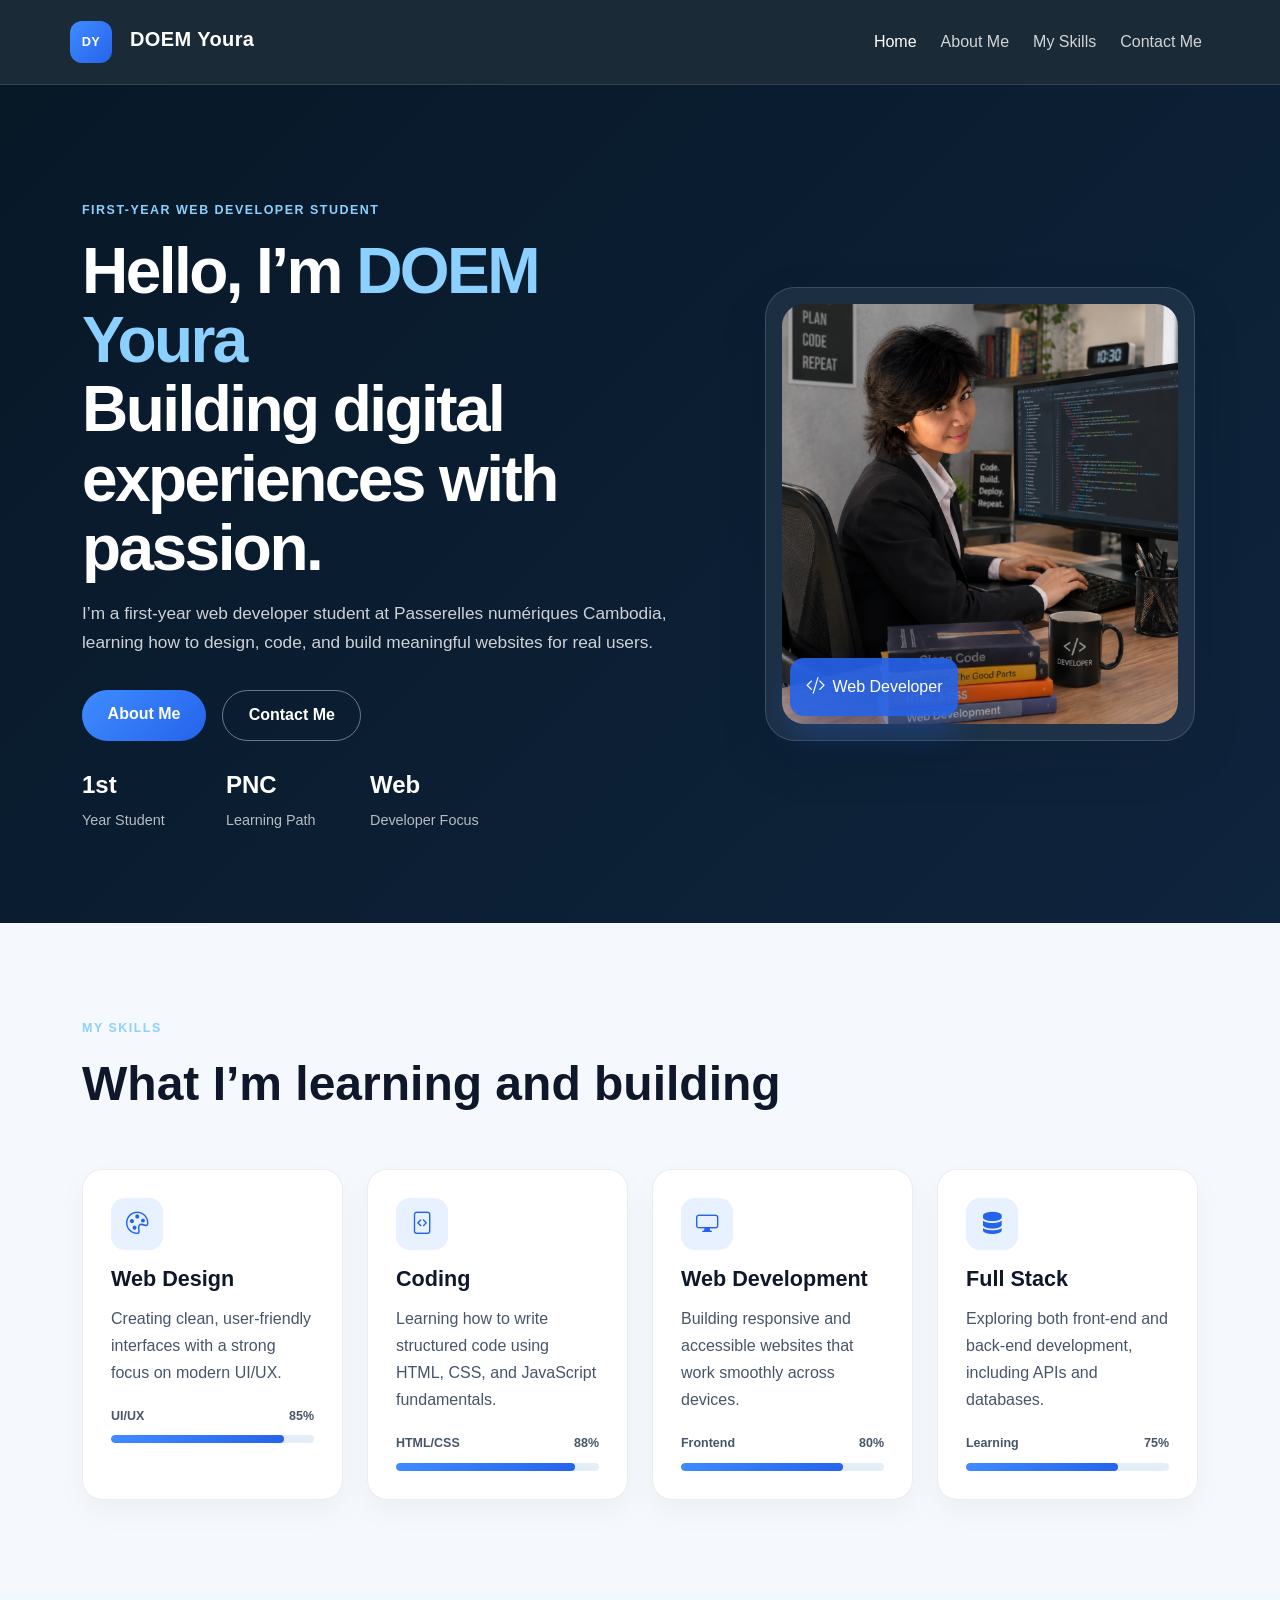
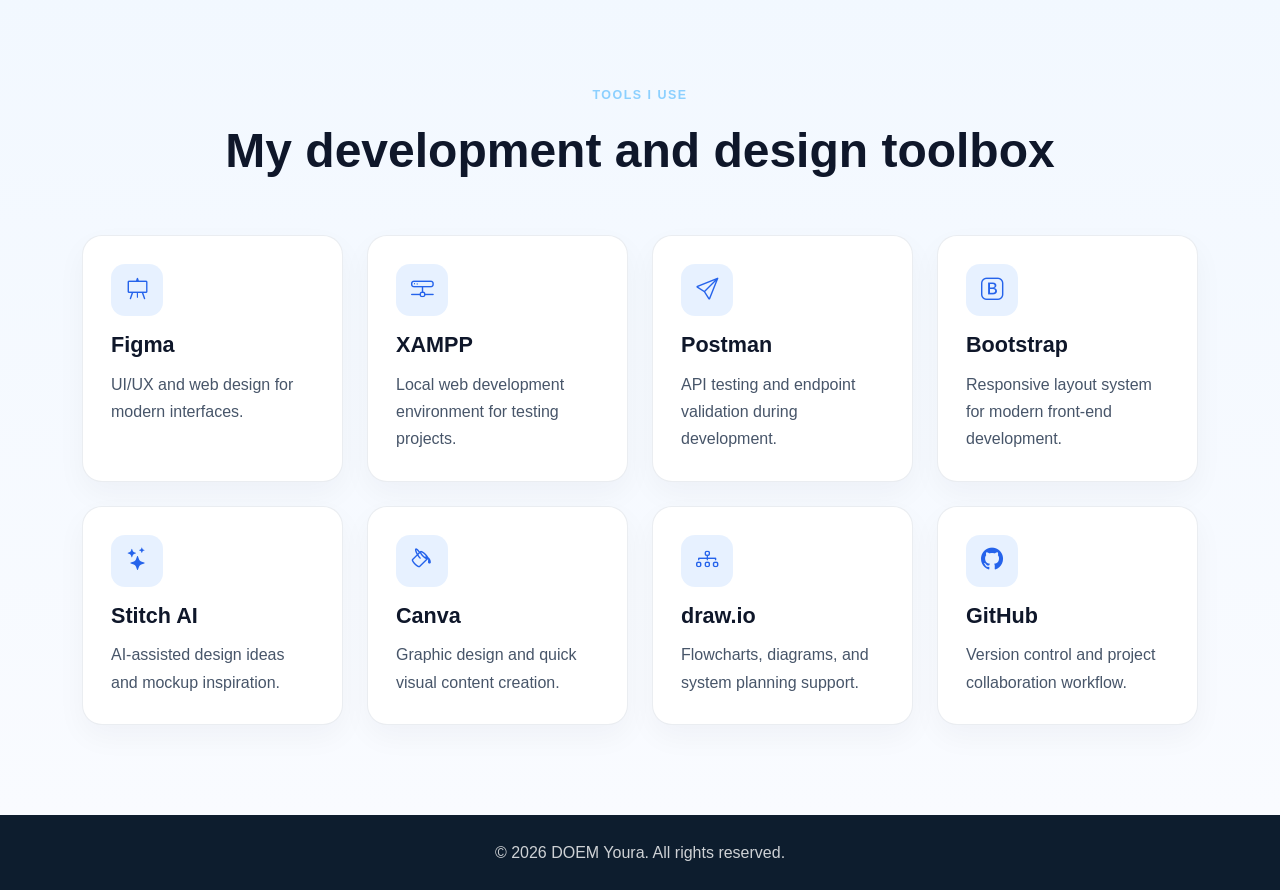
<file: index.html>
<!DOCTYPE html>
<html lang="en">

<head>
    <meta charset="UTF-8" />
    <meta name="viewport" content="width=device-width, initial-scale=1.0" />
    <meta name="description"
        content="DOEM Youra | First-Year Web Developer Student at Passerelles numériques Cambodia" />
    <title>DOEM Youra-wep developer</title>
    <link href="https://cdn.jsdelivr.net/npm/bootstrap@5.3.3/dist/css/bootstrap.min.css" rel="stylesheet" />
    <link rel="stylesheet" href="https://cdn.jsdelivr.net/npm/bootstrap-icons@1.11.3/font/bootstrap-icons.min.css" />
    <link rel="stylesheet" href="css/style.css" />
</head>

<body>
    <header class="site-header">
        <nav class="navbar navbar-expand-lg navbar-dark container py-3">
            <a class="navbar-brand fw-bold" href="index.html">
                <span class="brand-mark">DY</span>
                DOEM Youra
            </a>
            <button class="navbar-toggler" type="button" data-bs-toggle="collapse" data-bs-target="#mainNav"
                aria-controls="mainNav" aria-expanded="false" aria-label="Toggle navigation">
                <span class="navbar-toggler-icon"></span>
            </button>
            <div class="collapse navbar-collapse" id="mainNav">
                <ul class="navbar-nav ms-auto align-items-lg-center">
                    <li class="nav-item"><a class="nav-link active" href="index.html">Home</a></li>
                    <li class="nav-item"><a class="nav-link" href="page/about.html">About Me</a></li>
                    <li class="nav-item"><a class="nav-link" href="page/my-skill.html">My Skills</a></li>
                    <li class="nav-item"><a class="nav-link" href="page/contact-me.html">Contact Me</a></li>
                </ul>
            </div>
        </nav>
    </header>

    <main>
        <!-- Hero section -->
        <section class="hero-section">
            <div class="container">
                <div class="row align-items-center g-5">
                    <div class="col-lg-7">
                        <p class="section-tag">First-Year Web Developer Student</p>
                        <h1>
                            Hello, I’m <span>DOEM Youra</span><br />
                            Building digital experiences with passion.
                        </h1>
                        <p class="hero-text">
                            I’m a first-year web developer student at Passerelles numériques Cambodia,
                            learning how to design, code, and build meaningful websites for real users.
                        </p>
                        <div class="hero-actions d-flex flex-wrap gap-3">
                            <a class="btn btn-primary btn-portfolio" href="page/about.html">About Me</a>
                            <a class="btn btn-outline-light btn-portfolio" href="page/contact-me.html">Contact Me</a>
                        </div>

                        <div class="quick-stats d-flex flex-wrap gap-4 mt-4">
                            <div>
                                <strong>1st</strong>
                                <span>Year Student</span>
                            </div>
                            <div>
                                <strong>PNC</strong>
                                <span>Learning Path</span>
                            </div>
                            <div>
                                <strong>Web</strong>
                                <span>Developer Focus</span>
                            </div>
                        </div>
                    </div>

                    <div class="col-lg-5">
                        <div class="hero-visual">
                            <div class="visual-card">
                                <img src="./img/yuradoem.png" alt="Students collaborating and learning technology" />
                                <div class="floating-badge">
                                    <i class="bi bi-code-slash"></i>
                                    <span>Web Developer</span>
                                </div>
                            </div>
                        </div>
                    </div>
                </div>
            </div>
        </section>

        <!-- Skills preview -->
        <section class="section light-section">
            <div class="container">
                <div class="section-heading text-center text-lg-start">
                    <p class="section-tag">My Skills</p>
                    <h2>What I’m learning and building</h2>
                </div>

                <div class="row g-4 mt-2">
                    <div class="col-md-6 col-xl-3">
                        <article class="info-card">
                            <div class="card-icon"><i class="bi bi-palette"></i></div>
                            <h3>Web Design</h3>
                            <p>Creating clean, user-friendly interfaces with a strong focus on modern UI/UX.</p>
                            <div class="progress-label"><span>UI/UX</span><span>85%</span></div>
                            <div class="progress">
                                <div class="progress-bar" style="width: 85%"></div>
                            </div>
                        </article>
                    </div>

                    <div class="col-md-6 col-xl-3">
                        <article class="info-card">
                            <div class="card-icon"><i class="bi bi-file-code"></i></div>
                            <h3>Coding</h3>
                            <p>Learning how to write structured code using HTML, CSS, and JavaScript fundamentals.</p>
                            <div class="progress-label"><span>HTML/CSS</span><span>88%</span></div>
                            <div class="progress">
                                <div class="progress-bar" style="width: 88%"></div>
                            </div>
                        </article>
                    </div>

                    <div class="col-md-6 col-xl-3">
                        <article class="info-card">
                            <div class="card-icon"><i class="bi bi-display"></i></div>
                            <h3>Web Development</h3>
                            <p>Building responsive and accessible websites that work smoothly across devices.</p>
                            <div class="progress-label"><span>Frontend</span><span>80%</span></div>
                            <div class="progress">
                                <div class="progress-bar" style="width: 80%"></div>
                            </div>
                        </article>
                    </div>

                    <div class="col-md-6 col-xl-3">
                        <article class="info-card">
                            <div class="card-icon"><i class="bi bi-server"></i></div>
                            <h3>Full Stack</h3>
                            <p>Exploring both front-end and back-end development, including APIs and databases.</p>
                            <div class="progress-label"><span>Learning</span><span>75%</span></div>
                            <div class="progress">
                                <div class="progress-bar" style="width: 75%"></div>
                            </div>
                        </article>
                    </div>
                </div>
            </div>
        </section>

        <!-- Tools I use -->
        <section class="section tools-section">
            <div class="container">
                <div class="section-heading text-center">
                    <p class="section-tag">Tools I Use</p>
                    <h2>My development and design toolbox</h2>
                </div>

                <div class="row g-4 mt-2">
                    <div class="col-sm-6 col-lg-4 col-xl-3">
                        <article class="tool-card">
                            <div class="tool-icon"><i class="bi bi-easel"></i></div>
                            <h3>Figma</h3>
                            <p>UI/UX and web design for modern interfaces.</p>
                        </article>
                    </div>
                    <div class="col-sm-6 col-lg-4 col-xl-3">
                        <article class="tool-card">
                            <div class="tool-icon"><i class="bi bi-hdd-network"></i></div>
                            <h3>XAMPP</h3>
                            <p>Local web development environment for testing projects.</p>
                        </article>
                    </div>
                    <div class="col-sm-6 col-lg-4 col-xl-3">
                        <article class="tool-card">
                            <div class="tool-icon"><i class="bi bi-send"></i></div>
                            <h3>Postman</h3>
                            <p>API testing and endpoint validation during development.</p>
                        </article>
                    </div>
                    <div class="col-sm-6 col-lg-4 col-xl-3">
                        <article class="tool-card">
                            <div class="tool-icon"><i class="bi bi-bootstrap"></i></div>
                            <h3>Bootstrap</h3>
                            <p>Responsive layout system for modern front-end development.</p>
                        </article>
                    </div>
                    <div class="col-sm-6 col-lg-4 col-xl-3">
                        <article class="tool-card">
                            <div class="tool-icon"><i class="bi bi-stars"></i></div>
                            <h3>Stitch AI</h3>
                            <p>AI-assisted design ideas and mockup inspiration.</p>
                        </article>
                    </div>
                    <div class="col-sm-6 col-lg-4 col-xl-3">
                        <article class="tool-card">
                            <div class="tool-icon"><i class="bi bi-paint-bucket"></i></div>
                            <h3>Canva</h3>
                            <p>Graphic design and quick visual content creation.</p>
                        </article>
                    </div>
                    <div class="col-sm-6 col-lg-4 col-xl-3">
                        <article class="tool-card">
                            <div class="tool-icon"><i class="bi bi-diagram-3"></i></div>
                            <h3>draw.io</h3>
                            <p>Flowcharts, diagrams, and system planning support.</p>
                        </article>
                    </div>
                    <div class="col-sm-6 col-lg-4 col-xl-3">
                        <article class="tool-card">
                            <div class="tool-icon"><i class="bi bi-github"></i></div>
                            <h3>GitHub</h3>
                            <p>Version control and project collaboration workflow.</p>
                        </article>
                    </div>
                </div>
            </div>
        </section>
    </main>

    <footer class="site-footer">
        <div class="container centered">
            <p class="mb-0">© 2026 DOEM Youra. All rights reserved.</p>
        </div>
    </footer>

    <script src="https://cdn.jsdelivr.net/npm/bootstrap@5.3.3/dist/js/bootstrap.bundle.min.js"></script>
</body>

</html>
</file>
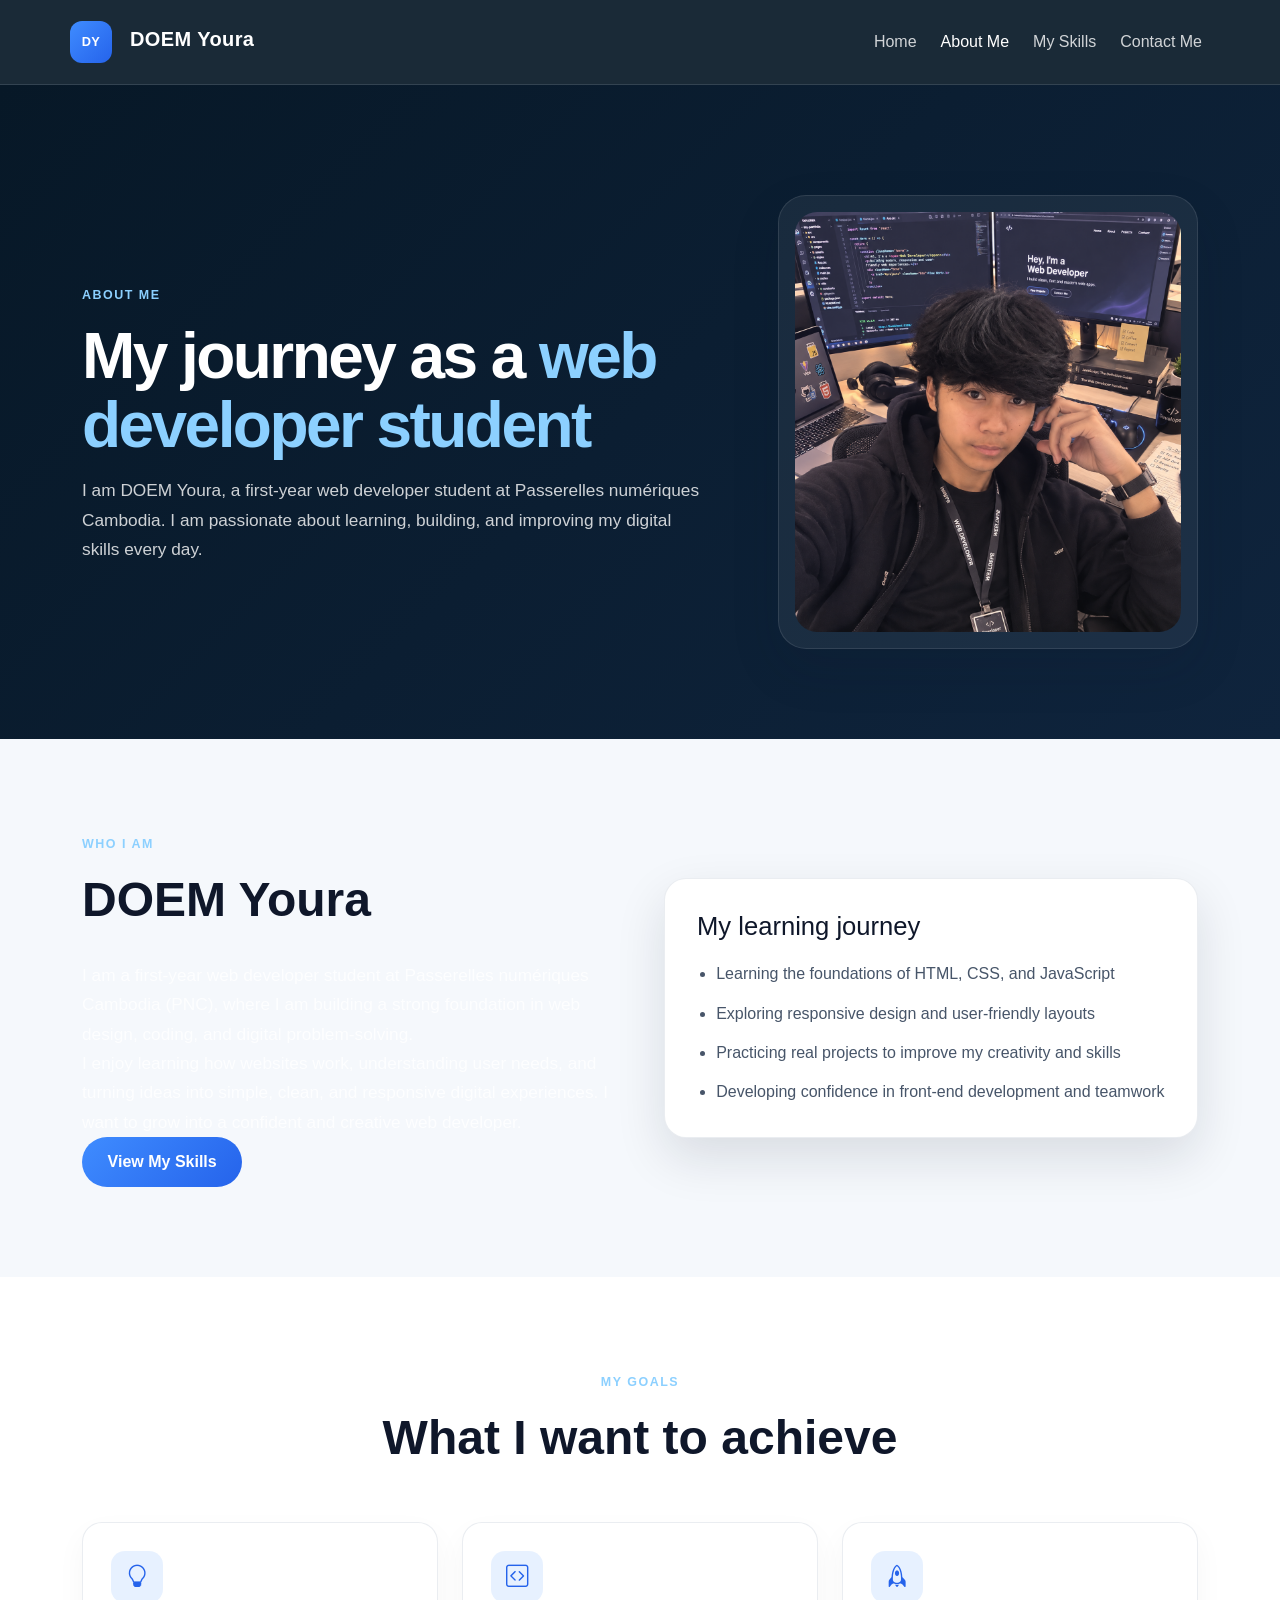
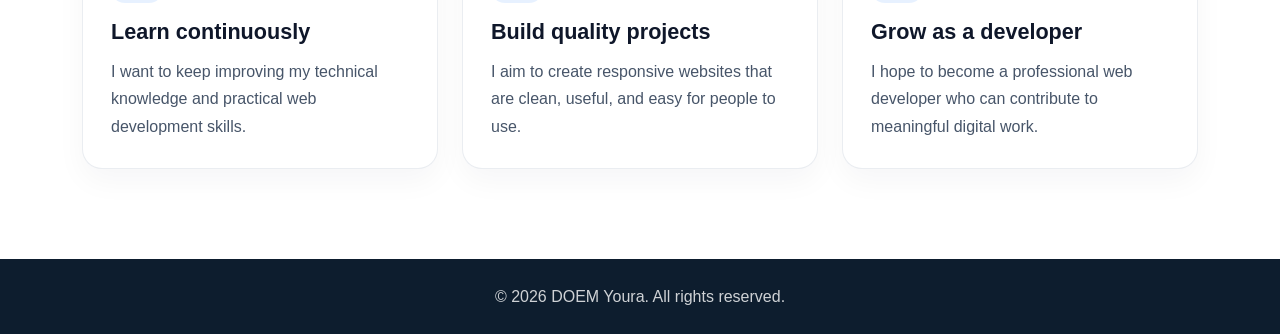
<file: page/about.html>
<!DOCTYPE html>
<html lang="en">

<head>
    <meta charset="UTF-8" />
    <meta name="viewport" content="width=device-width, initial-scale=1.0" />
    <meta name="description"
        content="About DOEM Youra, a first-year Web Developer student at Passerelles numériques Cambodia." />
    <title>About Me | DOEM Youra</title>
    <link href="https://cdn.jsdelivr.net/npm/bootstrap@5.3.3/dist/css/bootstrap.min.css" rel="stylesheet" />
    <link rel="stylesheet" href="https://cdn.jsdelivr.net/npm/bootstrap-icons@1.11.3/font/bootstrap-icons.min.css" />
    <link rel="stylesheet" href="../css/style.css" />
</head>

<body>
    <header class="site-header">
        <nav class="navbar navbar-expand-lg navbar-dark container py-3">
            <a class="navbar-brand fw-bold" href="../index.html">
                <span class="brand-mark">DY</span>
                DOEM Youra
            </a>
            <button class="navbar-toggler" type="button" data-bs-toggle="collapse" data-bs-target="#mainNav"
                aria-controls="mainNav" aria-expanded="false" aria-label="Toggle navigation">
                <span class="navbar-toggler-icon"></span>
            </button>
            <div class="collapse navbar-collapse" id="mainNav">
                <ul class="navbar-nav ms-auto align-items-lg-center">
                    <li class="nav-item"><a class="nav-link" href="../index.html">Home</a></li>
                    <li class="nav-item"><a class="nav-link active" href="./about.html">About Me</a></li>
                    <li class="nav-item"><a class="nav-link" href="./my-skill.html">My Skills</a></li>
                    <li class="nav-item"><a class="nav-link" href="./contact-me.html">Contact Me</a></li>
                </ul>
            </div>
        </nav>
    </header>

    <main>
        <section class="page-hero">
            <div class="container">
                <div class="row align-items-center g-5">
                    <div class="col-lg-7">
                        <p class="section-tag">About Me</p>
                        <h1>My journey as a <span>web developer student</span></h1>
                        <p class="hero-text">
                            I am DOEM Youra, a first-year web developer student at Passerelles numériques Cambodia.
                            I am passionate about learning, building, and improving my digital skills every day.
                        </p>
                    </div>
                    <div class="col-lg-5">
                        <div class="profile-card">
                            <img src="../img/wep.png"
                                alt="Portrait placeholder for DOEM Youra" />
                        </div>
                    </div>
                </div>
            </div>
        </section>

        <section class="section light-section">
            <div class="container">
                <div class="row g-5 align-items-center">
                    <div class="col-lg-6">
                        <div class="section-heading">
                            <p class="section-tag">Who I Am</p>
                            <h2>DOEM Youra</h2>
                        </div>
                        <p class="about-text">
                            I am a first-year web developer student at Passerelles numériques Cambodia (PNC),
                            where I am building a strong foundation in web design, coding, and digital problem-solving.
                        </p>
                        <p class="about-text">
                            I enjoy learning how websites work, understanding user needs, and turning ideas into simple,
                            clean, and responsive digital experiences. I want to grow into a confident and creative web
                            developer.
                        </p>
                        <a class="btn btn-primary btn-portfolio" href="./my-skill.html">View My Skills</a>
                    </div>

                    <div class="col-lg-6">
                        <div class="story-box">
                            <h3>My learning journey</h3>
                            <ul>
                                <li>Learning the foundations of HTML, CSS, and JavaScript</li>
                                <li>Exploring responsive design and user-friendly layouts</li>
                                <li>Practicing real projects to improve my creativity and skills</li>
                                <li>Developing confidence in front-end development and teamwork</li>
                            </ul>
                        </div>
                    </div>
                </div>
            </div>
        </section>

        <section class="section">
            <div class="container">
                <div class="section-heading text-center">
                    <p class="section-tag">My Goals</p>
                    <h2>What I want to achieve</h2>
                </div>

                <div class="row g-4 mt-2">
                    <div class="col-md-4">
                        <article class="goal-card">
                            <div class="goal-icon"><i class="bi bi-lightbulb"></i></div>
                            <h3>Learn continuously</h3>
                            <p>I want to keep improving my technical knowledge and practical web development skills.</p>
                        </article>
                    </div>
                    <div class="col-md-4">
                        <article class="goal-card">
                            <div class="goal-icon"><i class="bi bi-code-square"></i></div>
                            <h3>Build quality projects</h3>
                            <p>I aim to create responsive websites that are clean, useful, and easy for people to use.
                            </p>
                        </article>
                    </div>
                    <div class="col-md-4">
                        <article class="goal-card">
                            <div class="goal-icon"><i class="bi bi-rocket"></i></div>
                            <h3>Grow as a developer</h3>
                            <p>I hope to become a professional web developer who can contribute to meaningful digital
                                work.</p>
                        </article>
                    </div>
                </div>
            </div>
        </section>
    </main>

    <footer class="site-footer">
        <div class="container centered">
            <p class="mb-0">© 2026 DOEM Youra. All rights reserved.</p>
        </div>
    </footer>

    <script src="https://cdn.jsdelivr.net/npm/bootstrap@5.3.3/dist/js/bootstrap.bundle.min.js"></script>
</body>

</html>
</file>
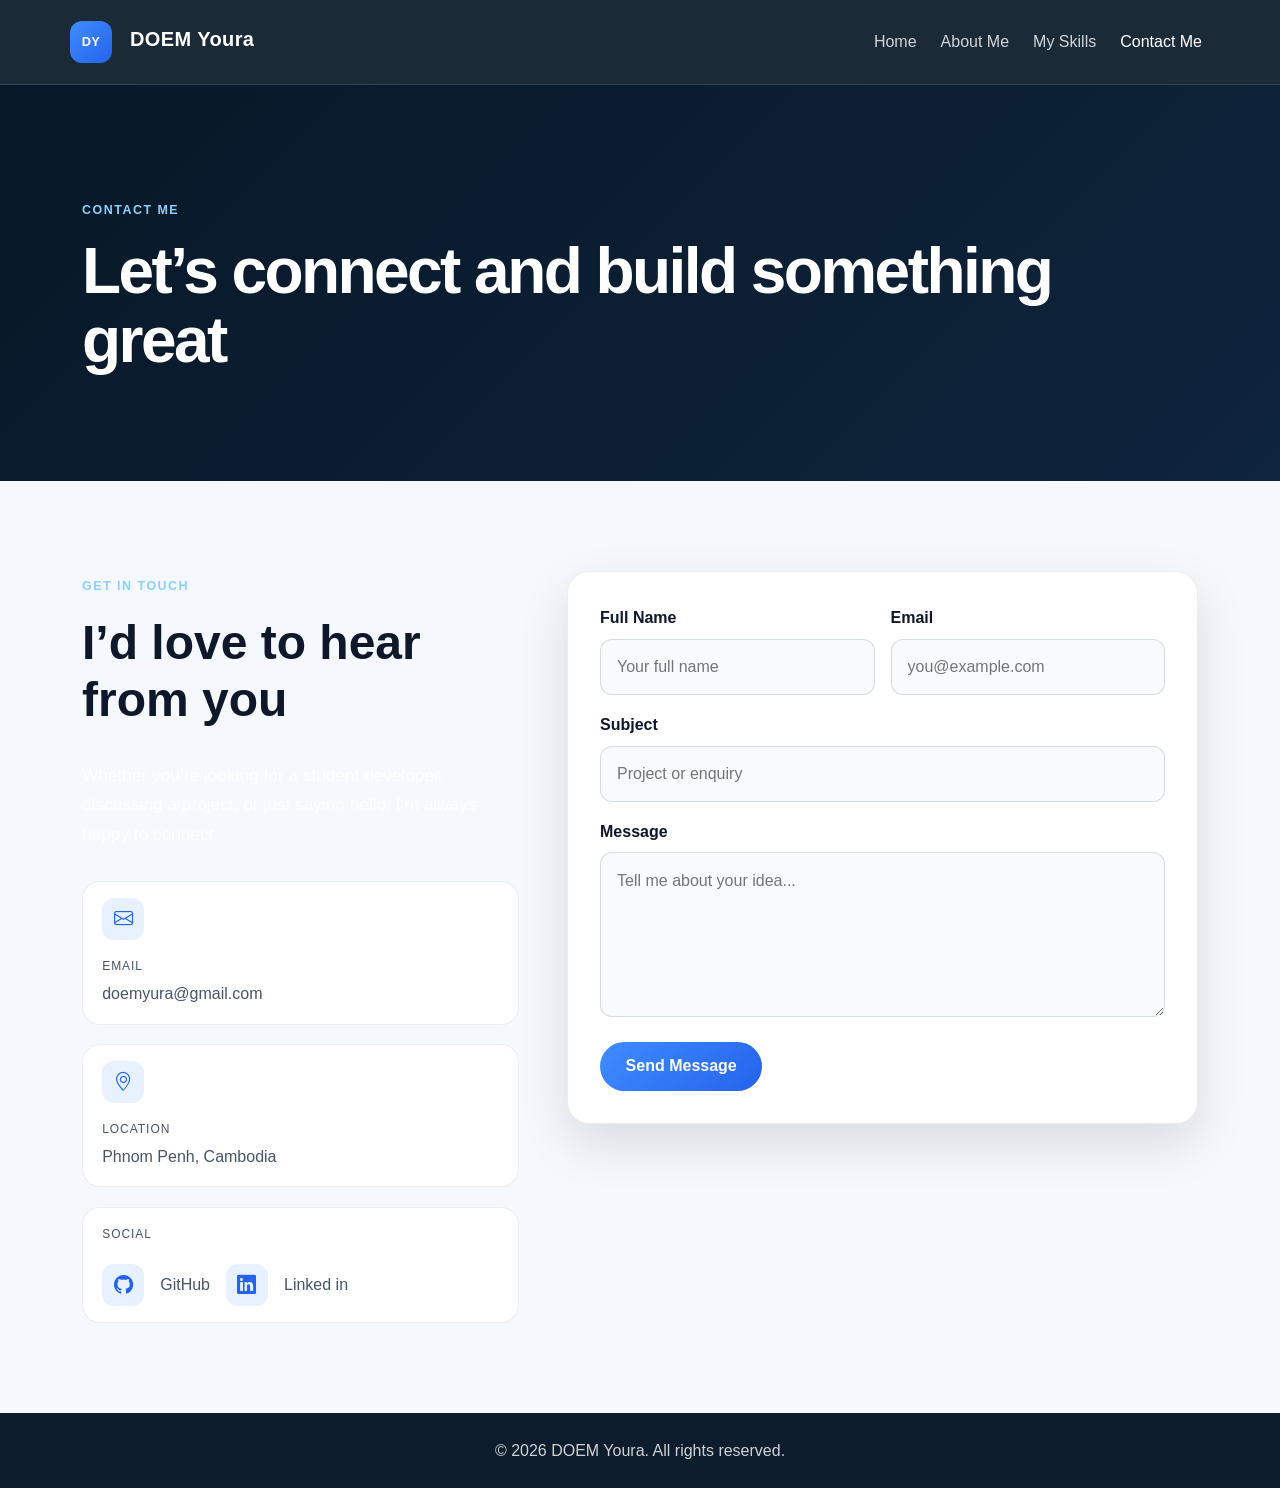
<file: page/contact-me.html>
<!DOCTYPE html>
<html lang="en">

<head>
    <meta charset="UTF-8" />
    <meta name="viewport" content="width=device-width, initial-scale=1.0" />
    <meta name="description"
        content="Contact DOEM Youra, a first-year web developer student at Passerelles numériques Cambodia." />
    <title>Contact Me | DOEM Youra</title>
    <link href="https://cdn.jsdelivr.net/npm/bootstrap@5.3.3/dist/css/bootstrap.min.css" rel="stylesheet" />
    <link rel="stylesheet" href="https://cdn.jsdelivr.net/npm/bootstrap-icons@1.11.3/font/bootstrap-icons.min.css" />
    <link rel="stylesheet" href="../css/style.css" />
</head>

<body>
    <header class="site-header">
        <nav class="navbar navbar-expand-lg navbar-dark container py-3">
            <a class="navbar-brand fw-bold" href="../index.html">
                <span class="brand-mark">DY</span>
                DOEM Youra
            </a>
            <button class="navbar-toggler" type="button" data-bs-toggle="collapse" data-bs-target="#mainNav"
                aria-controls="mainNav" aria-expanded="false" aria-label="Toggle navigation">
                <span class="navbar-toggler-icon"></span>
            </button>
            <div class="collapse navbar-collapse" id="mainNav">
                <ul class="navbar-nav ms-auto align-items-lg-center">
                    <li class="nav-item"><a class="nav-link" href="../index.html">Home</a></li>
                    <li class="nav-item"><a class="nav-link" href="./about.html">About Me</a></li>
                    <li class="nav-item"><a class="nav-link" href="./my-skill.html">My Skills</a></li>
                    <li class="nav-item"><a class="nav-link active" href="#">Contact Me</a></li>
                </ul>
            </div>
        </nav>
    </header>

    <main>
        <section class="page-hero">
            <div class="container text-center text-lg-start">
                <p class="section-tag">Contact Me</p>
                <h1>Let’s connect and build something great</h1>
            </div>
        </section>

        <section class="section light-section">
            <div class="container contact-layout">
                <div class="row g-5 align-items-start">
                    <div class="col-lg-5">
                        <div class="section-heading">
                            <p class="section-tag">Get In Touch</p>
                            <h2>I’d love to hear from you</h2>
                        </div>
                        <p class="contact-intro">
                            Whether you’re looking for a student developer, discussing a project, or just saying hello,
                            I’m always happy to connect.
                        </p>

                        <div class="contact-list">
                            <div class="contact-item">
                                <i class="bi bi-envelope"></i>
                                <div>
                                    <span>Email</span>
                                    <a href="https://mail.google.com/mail/u/0/?tab=rm&ogbl#inbox">doemyura@gmail.com</a>
                                </div>
                            </div>
                            <div class="contact-item">
                                <i class="bi bi-geo-alt"></i>
                                <div>
                                    <span>Location</span>
                                    <a href="https://maps.app.goo.gl/U4eBNyGDnNYyayhm8" target="_blank" rel="noopener noreferrer">Phnom Penh, Cambodia</a>
                                </div>
                            </div>
                            <div class="contact-item">
                                <span>Social</span>
                                <div class="social">
                                    <i class="bi bi-github"></i>
                                    <div>
                                        <a href="https://github.com/doemyura-svg">GitHub</a>
                                    </div>
                                    <i class="bi bi-linkedin"></i>
                                    <div>
                                        <a href="https://www.linkedin.com/in/yu-ra-334704409/">Linked in</a>
                                    </div>
                                </div>
                            </div>
                        </div>
                    </div>

                    <div class="col-lg-7">
                        <form class="contact-form">
                            <div class="row g-3">
                                <div class="col-md-6">
                                    <label for="fullName">Full Name</label>
                                    <input id="fullName" type="text" placeholder="Your full name" />
                                </div>
                                <div class="col-md-6">
                                    <label for="email">Email</label>
                                    <input id="email" type="email" placeholder="you@example.com" />
                                </div>
                                <div class="col-12">
                                    <label for="subject">Subject</label>
                                    <input id="subject" type="text" placeholder="Project or enquiry" />
                                </div>
                                <div class="col-12">
                                    <label for="message">Message</label>
                                    <textarea id="message" rows="5" placeholder="Tell me about your idea..."></textarea>
                                </div>
                                <div class="col-12">
                                    <button class="btn btn-primary btn-portfolio" type="submit">Send Message</button>
                                </div>
                            </div>
                        </form>
                    </div>
                </div>
            </div>
        </section>
    </main>

    <footer class="site-footer">
        <div class="container centered">
            <p class="mb-0">© 2026 DOEM Youra. All rights reserved.</p>
        </div>
    </footer>

    <script src="https://cdn.jsdelivr.net/npm/bootstrap@5.3.3/dist/js/bootstrap.bundle.min.js"></script>
</body>

</html>
</file>
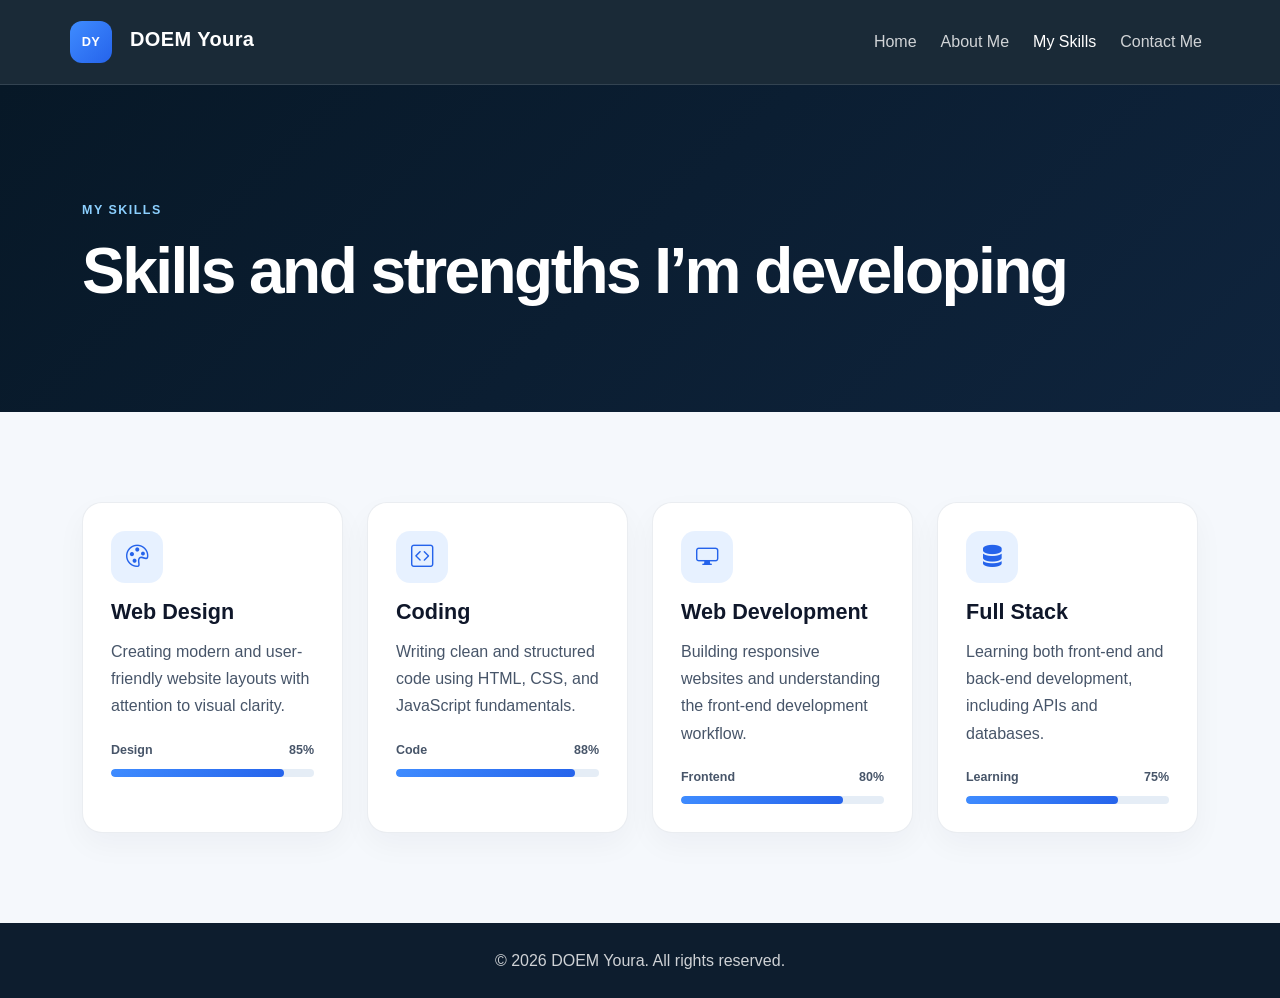
<file: page/my-skill.html>
<!DOCTYPE html>
<html lang="en">

<head>
    <meta charset="UTF-8" />
    <meta name="viewport" content="width=device-width, initial-scale=1.0" />
    <meta name="description"
        content="Skills of DOEM Youra, a first-year web developer student at Passerelles numériques Cambodia." />
    <title>My Skills | DOEM Youra</title>
    <link href="https://cdn.jsdelivr.net/npm/bootstrap@5.3.3/dist/css/bootstrap.min.css" rel="stylesheet" />
    <link rel="stylesheet" href="https://cdn.jsdelivr.net/npm/bootstrap-icons@1.11.3/font/bootstrap-icons.min.css" />
    <link rel="stylesheet" href="../css/style.css" />
</head>

<body>
    <header class="site-header">
        <nav class="navbar navbar-expand-lg navbar-dark container py-3">
            <a class="navbar-brand fw-bold" href="../index.html">
                <span class="brand-mark">DY</span>
                DOEM Youra
            </a>
            <button class="navbar-toggler" type="button" data-bs-toggle="collapse" data-bs-target="#mainNav"
                aria-controls="mainNav" aria-expanded="false" aria-label="Toggle navigation">
                <span class="navbar-toggler-icon"></span>
            </button>
            <div class="collapse navbar-collapse" id="mainNav">
                <ul class="navbar-nav ms-auto align-items-lg-center">
                    <li class="nav-item"><a class="nav-link" href="../index.html">Home</a></li>
                    <li class="nav-item"><a class="nav-link" href="./about.html">About Me</a></li>
                    <li class="nav-item"><a class="nav-link active" href="#">My Skills</a></li>
                    <li class="nav-item"><a class="nav-link" href="./contact-me.html">Contact Me</a></li>
                </ul>
            </div>
        </nav>
    </header>

    <main>
        <section class="page-hero">
            <div class="container text-center text-lg-start">
                <p class="section-tag">My Skills</p>
                <h1>Skills and strengths I’m developing</h1>
            </div>
        </section>

        <section class="section light-section">
            <div class="container">
                <div class="row g-4">
                    <div class="col-md-6 col-xl-3">
                        <article class="skill-card">
                            <div class="skill-icon"><i class="bi bi-palette"></i></div>
                            <h3>Web Design</h3>
                            <p>Creating modern and user-friendly website layouts with attention to visual clarity.</p>
                            <div class="skill-level"><span>Design</span><span>85%</span></div>
                            <div class="progress">
                                <div class="progress-bar" style="width: 85%"></div>
                            </div>
                        </article>
                    </div>

                    <div class="col-md-6 col-xl-3">
                        <article class="skill-card">
                            <div class="skill-icon"><i class="bi bi-code-square"></i></div>
                            <h3>Coding</h3>
                            <p>Writing clean and structured code using HTML, CSS, and JavaScript fundamentals.</p>
                            <div class="skill-level"><span>Code</span><span>88%</span></div>
                            <div class="progress">
                                <div class="progress-bar" style="width: 88%"></div>
                            </div>
                        </article>
                    </div>

                    <div class="col-md-6 col-xl-3">
                        <article class="skill-card">
                            <div class="skill-icon"><i class="bi bi-display"></i></div>
                            <h3>Web Development</h3>
                            <p>Building responsive websites and understanding the front-end development workflow.</p>
                            <div class="skill-level"><span>Frontend</span><span>80%</span></div>
                            <div class="progress">
                                <div class="progress-bar" style="width: 80%"></div>
                            </div>
                        </article>
                    </div>

                    <div class="col-md-6 col-xl-3">
                        <article class="skill-card">
                            <div class="skill-icon"><i class="bi bi-server"></i></div>
                            <h3>Full Stack</h3>
                            <p>Learning both front-end and back-end development, including APIs and databases.</p>
                            <div class="skill-level"><span>Learning</span><span>75%</span></div>
                            <div class="progress">
                                <div class="progress-bar" style="width: 75%"></div>
                            </div>
                        </article>
                    </div>
                </div>
            </div>
        </section>
    </main>

    <footer class="site-footer">
        <div class="container centered">
            <p class="mb-0">© 2026 DOEM Youra. All rights reserved.</p>
        </div>
    </footer>

    <script src="https://cdn.jsdelivr.net/npm/bootstrap@5.3.3/dist/js/bootstrap.bundle.min.js"></script>
</body>

</html>
</file>
<file: css/style.css>
/* ================================
   DOEM Youra Portfolio Styles
   Modern, clean, responsive portfolio styling
================================ */

:root {
    --bg-dark: #071827;
    --bg-deep: #0d1d2e;
    --bg-card: #102437;
    --panel-soft: #f5f8fc;
    --panel-light: #edf4ff;
    --accent: #3f8cff;
    --accent-strong: #2563eb;
    --accent-soft: rgba(63, 140, 255, 0.12);
    --text-dark: #0f172a;
    --text-medium: #475569;
    --text-light: #dfeaf7;
    --white: #ffffff;
    --border: rgba(148, 163, 184, 0.2);
    --shadow: 0 20px 50px rgba(15, 23, 42, 0.12);
}

html {
    scroll-behavior: smooth;
}

body {
    margin: 0;
    font-family: "Segoe UI", Tahoma, Geneva, Verdana, sans-serif;
    background: var(--white);
    color: var(--text-dark);
    line-height: 1.7;
}

img {
    max-width: 100%;
    display: block;
}

a {
    text-decoration: none;
}

p {
    margin-bottom: 0;
}

/* ----------------
   Reusable classes
---------------- */
.site-header {
    background: rgba(7, 24, 39, 0.92);
    border-bottom: 1px solid var(--border);
    position: sticky;
    top: 0;
    z-index: 1000;
    backdrop-filter: blur(10px);
}

.navbar {
    padding-top: 0.85rem;
    padding-bottom: 0.85rem;
}

.navbar-brand {
    color: var(--white) !important;
    letter-spacing: 0.02em;
}

.brand-mark {
    display: inline-flex;
    align-items: center;
    justify-content: center;
    width: 42px;
    height: 42px;
    border-radius: 12px;
    background: linear-gradient(135deg, var(--accent), var(--accent-strong));
    color: var(--white);
    font-size: 0.8rem;
    margin-right: 0.75rem;
    font-weight: 700;
}

.nav-link {
    color: rgba(255, 255, 255, 0.8) !important;
    font-weight: 500;
    margin-left: 0.5rem;
    transition: color 0.25s ease;
}

.nav-link:hover,
.nav-link.active {
    color: var(--white) !important;
}

.hero-section,
.page-hero {
    background: linear-gradient(135deg, #071827 0%, #0f243d 100%);
    color: var(--white);
    padding: 110px 0 90px;
}

.section-tag {
    display: inline-block;
    color: #8cd0ff;
    font-size: 0.78rem;
    font-weight: 700;
    letter-spacing: 0.12em;
    text-transform: uppercase;
    margin-bottom: 1rem;
}

h1 {
    font-size: clamp(2.5rem, 5vw, 4.5rem);
    line-height: 1.08;
    letter-spacing: -0.04em;
    margin-bottom: 1rem;
    font-weight: 800;
}

h1 span {
    color: #8cd0ff;
}

.hero-text,
.about-text,
.contact-intro {
    color: rgba(255, 255, 255, 0.8);
    font-size: 1.08rem;
    max-width: 620px;
}

.hero-actions {
    margin-top: 2rem;
}

.btn-portfolio {
    border-radius: 999px;
    padding: 0.8rem 1.6rem;
    font-weight: 600;
    transition: transform 0.25s ease, box-shadow 0.25s ease;
}

.btn-portfolio:hover {
    transform: translateY(-2px);
    box-shadow: 0 12px 25px rgba(59, 130, 246, 0.25);
}

.btn-primary {
    background: linear-gradient(135deg, var(--accent), var(--accent-strong));
    border: none;
}

.btn-outline-light {
    border-color: rgba(255, 255, 255, 0.4);
    color: var(--white);
}

.quick-stats {
    margin-top: 2.5rem;
}

.quick-stats div {
    min-width: 120px;
}

.quick-stats strong {
    display: block;
    font-size: 1.5rem;
    color: var(--white);
}

.quick-stats span {
    color: rgba(255, 255, 255, 0.7);
    font-size: 0.9rem;
}

.hero-visual {
    display: flex;
    justify-content: center;
}

.visual-card {
    position: relative;
    width: min(100%, 430px);
    background: rgba(148, 163, 184, 0.12);
    border: 1px solid rgba(255, 255, 255, 0.15);
    border-radius: 30px;
    padding: 1rem;
    box-shadow: var(--shadow);
}

.visual-card img {
    width: 100%;
    height: 420px;
    object-fit: cover;
    border-radius: 22px;
}

.floating-badge {
    position: absolute;
    left: 1.5rem;
    bottom: 1.5rem;
    background: rgba(37, 99, 235, 0.9);
    color: var(--white);
    padding: 0.8rem 1rem;
    border-radius: 14px;
    display: flex;
    align-items: center;
    gap: 0.5rem;
    box-shadow: 0 18px 30px rgba(37, 99, 235, 0.28);
}

.floating-badge i {
    font-size: 1.2rem;
}

.section {
    padding: 90px 0;
}

.light-section {
    background: var(--panel-soft);
}

.section-heading {
    margin-bottom: 2rem;
}

.section-heading h2 {
    font-size: clamp(2rem, 4vw, 3rem);
    font-weight: 700;
    color: var(--text-dark);
    margin-bottom: 0;
}

.info-card,
.skill-card,
.goal-card,
.tool-card {
    background: var(--white);
    border: 1px solid var(--border);
    border-radius: 20px;
    padding: 1.75rem;
    box-shadow: 0 12px 30px rgba(15, 23, 42, 0.04);
    height: 100%;
    transition: transform 0.25s ease, box-shadow 0.25s ease, border-color 0.25s ease;
}
.info-card:hover,
.skill-card:hover,
.goal-card:hover,
.tool-card:hover {
    transform: translateY(-8px);
    box-shadow: var(--shadow);
    border-color: rgba(50, 111, 202, 0.3);
}

.card-icon,
.skill-icon,
.goal-icon,
.tool-icon {
    display: inline-flex;
    align-items: center;
    justify-content: center;
    width: 52px;
    height: 52px;
    background: var(--accent-soft);
    border-radius: 14px;
    color: var(--accent-strong);
    font-size: 1.4rem;
    margin-bottom: 1rem;
}

.info-card h3,
.skill-card h3,
.goal-card h3,
.tool-card h3 {
    font-size: 1.35rem;
    font-weight: 700;
    margin-bottom: 0.8rem;
    color: var(--text-dark);
}

.info-card p,
.skill-card p,
.goal-card p,
.tool-card p,
.contact-item p,
.contact-item a {
    color: var(--text-medium);
}

.progress-label,
.skill-level {
    display: flex;
    justify-content: space-between;
    align-items: center;
    margin-top: 1.25rem;
    margin-bottom: 0.5rem;
    font-size: 0.78rem;
    color: var(--text-medium);
    font-weight: 600;
}

.progress {
    height: 8px;
    border-radius: 999px;
    background: #e5edf6;
}

.progress-bar {
    background: linear-gradient(135deg, var(--accent), var(--accent-strong));
    border-radius: 999px;
}

.tools-section {
    background: linear-gradient(180deg, #f2f8ff 0%, #f9fbff 100%);
}

.tool-card {
    text-align: left;
}

.profile-card {
    background: rgba(255, 255, 255, 0.06);
    border: 1px solid rgba(255, 255, 255, 0.1);
    border-radius: 28px;
    padding: 1rem;
    box-shadow: var(--shadow);
    max-width: 420px;
    margin-left: auto;
}

.profile-card img {
    width: 100%;
    height: 420px;
    object-fit: cover;
    border-radius: 22px;
}

.story-box {
    background: var(--white);
    border: 1px solid var(--border);
    border-radius: 22px;
    padding: 2rem;
    box-shadow: var(--shadow);
}

.story-box h3 {
    font-size: 1.6rem;
    margin-bottom: 1.2rem;
    color: var(--text-dark);
}

.story-box ul {
    padding-left: 1.2rem;
    margin-bottom: 0;
    color: var(--text-medium);
}

.story-box li+li {
    margin-top: 0.75rem;
}

.contact-layout {
    display: flex;
    align-items: start;
}

.contact-list {
    margin-top: 2rem;
    display: grid;
    gap: 1.2rem;
}

.contact-item {
    display: flex;
    flex-direction:column;
    align-items: flex-start;
    gap: 1rem;
    background: var(--white);
    border: 1px solid var(--border);
    border-radius: 18px;
    padding: 1rem 1.2rem;
}

.contact-item i {
    display: inline-flex;
    align-items: center;
    justify-content: center;
    width: 42px;
    height: 42px;
    border-radius: 12px;
    background: var(--accent-soft);
    color: var(--accent-strong);
    font-size: 1.2rem;
}
.social{
    display: flex;
    align-items: center;
    gap: 1rem;
}
.contact-item span {
    display: block;
    font-size: 0.75rem;
    letter-spacing: 0.08em;
    text-transform: uppercase;
    color: var(--text-medium);
    margin-bottom: 0.25rem;
}

.contact-form {
    background: var(--white);
    border: 1px solid var(--border);
    border-radius: 22px;
    padding: 2rem;
    box-shadow: var(--shadow);
}

.contact-form label {
    display: block;
    margin-bottom: 0.45rem;
    font-weight: 600;
    color: var(--text-dark);
}

.contact-form input,
.contact-form textarea {
    width: 100%;
    border: 1px solid rgba(148, 163, 184, 0.35);
    border-radius: 12px;
    padding: 0.85rem 1rem;
    background: #f8fafc;
    color: var(--text-dark);
    transition: border-color 0.2s ease, box-shadow 0.2s ease;
}

.contact-form input:focus,
.contact-form textarea:focus {
    outline: none;
    border-color: var(--accent);
    box-shadow: 0 0 0 3px rgba(63, 140, 255, 0.15);
}

.site-footer {
    background: var(--bg-deep);
    color: rgba(255, 255, 255, 0.8);
    padding: 1.5rem 0;
}
.centered {
    text-align: center;
}
/* Responsive styles */
@media (max-width: 991.98px) {
    .navbar-collapse {
        background: rgba(7, 24, 39, 0.98);
        padding: 1rem;
        border-radius: 18px;
        margin-top: 1rem;
    }

    .hero-section,
    .page-hero {
        padding-top: 80px;
    }

    .profile-card {
        margin: 0 auto;
    }
}

@media (max-width: 767.98px) {
    .section {
        padding: 70px 0;
    }

    .hero-section,
    .page-hero {
        padding: 70px 0 60px;
    }

    .hero-text,
    .about-text,
    .contact-intro {
        font-size: 1rem;
    }

    .visual-card img,
    .profile-card img {
        height: 350px;
    }

    .contact-form {
        padding: 1.4rem;
    }
}

@media (max-width: 575.98px) {
    .btn-portfolio {
        width: 100%;
        text-align: center;
    }

    .hero-actions {
        flex-direction: column;
    }

    .quick-stats {
        gap: 1rem;
    }

    .section-heading h2 {
        font-size: 2rem;
    }
}
</file>
